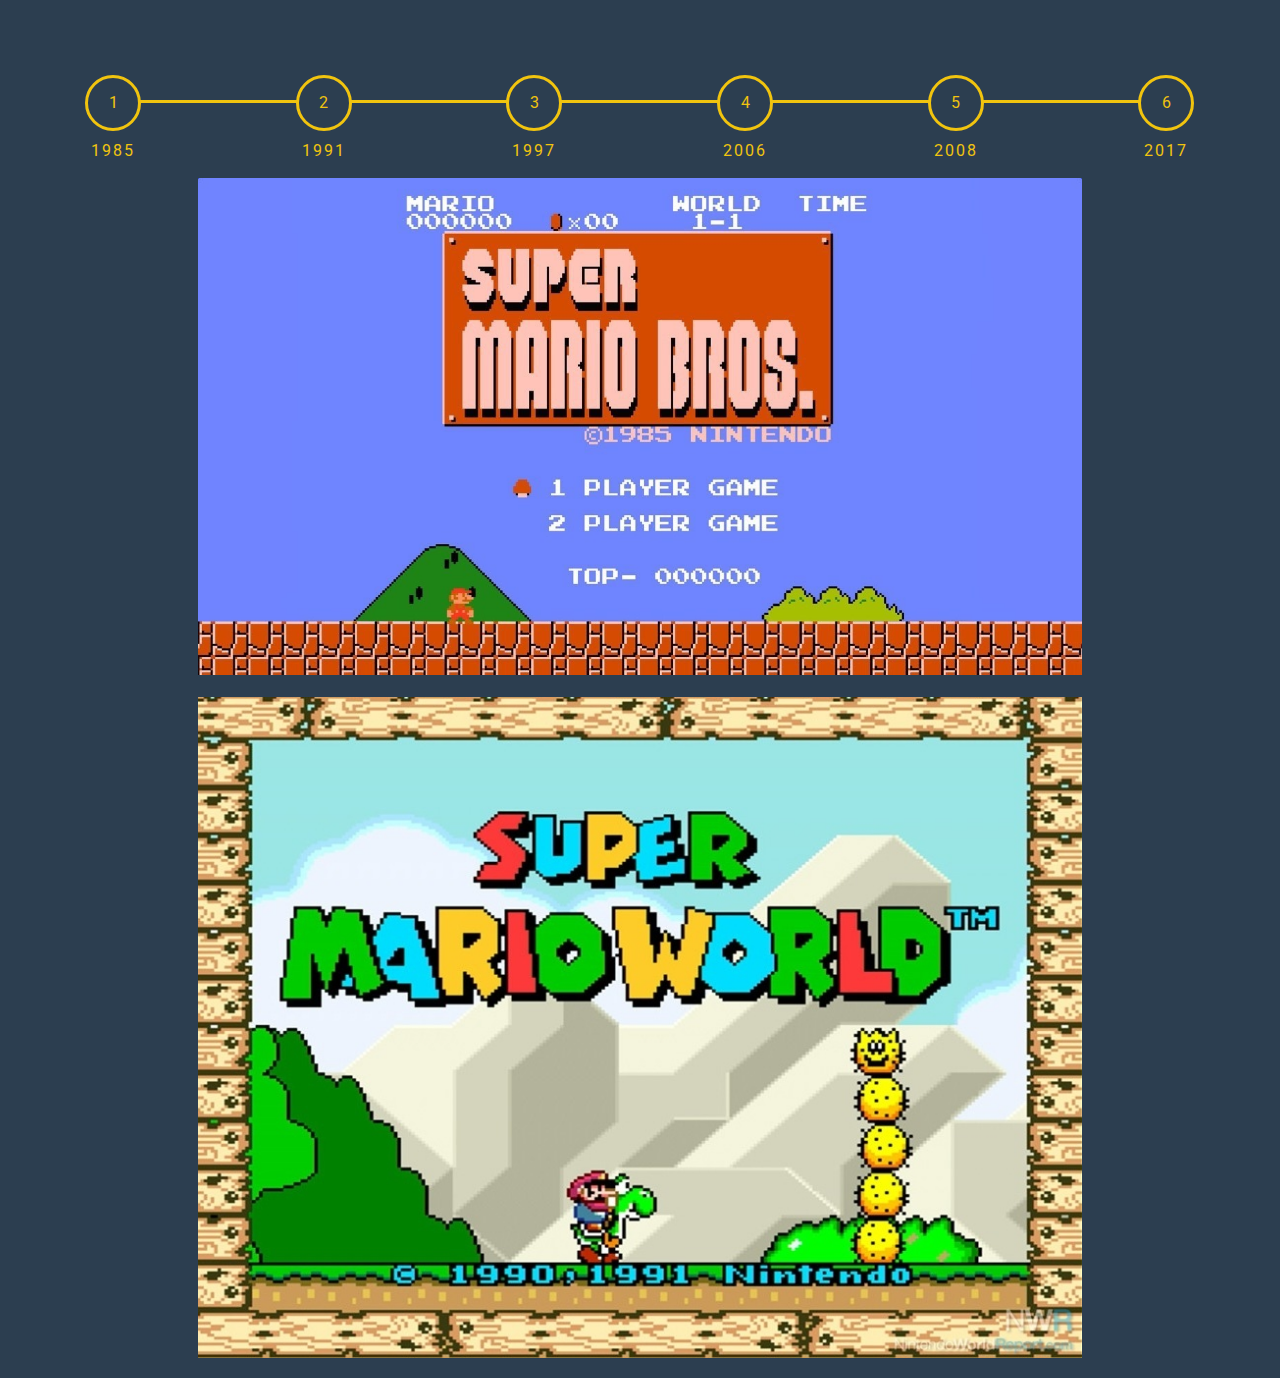
<file: example/timeline.html>
<!DOCTYPE html>
<html lang="en">
<head>
    <meta charset="UTF-8">
    <meta http-equiv="X-UA-Compatible" content="IE=edge">
    <meta name="viewport" content="width=device-width, initial-scale=1.0">
    <title>Document</title>
    <link rel="stylesheet" href="css/style.css">
</head>
<body>
    <ul class="bar">
        <li class="step01 active">1985</li>
        <li class="step02 active">1991</li>
        <li class="step03 active">1997</li>
        <li class="step04 active">2006</li>
        <li class="step05 active">2008</li>
        <li class="step01 active">2017</li>
    </ul>


<!-- timeline -->
    <div class="cont_box">
        <!-- 사진 -->
        <div class="bg_box">
            <img src="images/supermariobros.jpg" class="img01">
            <img src="images/supermarioworld.jpg" alt="" class="img02">
        </div>
        <!-- 목업 -->
        <!-- <div class="mockup1">
            <img src="images/tv1.png" class="">
        </div> -->
        <!-- 설명 -->
        <p class="desc">

        </p>
    </div>

    
        <script src="https://code.jquery.com/jquery-3.2.1.min.js"></script>
        <script>
            $(function() {
                $(".step01").click(function(){
                    $(".img01").fadeIn().css("display","block");
                    $(".img02").fadeOut().css("display","none");
                });
                $(".step02").click(function(){
                    $(".img01").css("display","none");
                    $(".img02").css("display","block");
                });
            });
        </script>
    
</body>
</html>
</file>
<file: example/css/style.css>
@import url(http://fonts.googleapis.com/css?family=Roboto:400,100);

body{
    background:#2c3e50;
    color: #ecf0f1;
    font-family: 'roboto', sans-serif;
}
h1{
    font-weight: 100;
    text-align: center;
    text-transform: uppercase;
    letter-spacing:3px;
}
.bar{
    counter-reset:step;
    margin-top: 75px;
    padding: 0;
    /* counter-increment:step 2017; */
}
.bar li{
    list-style-type: none;
    float:left;
    width: 16.66%;
    position: relative;
    text-align:center;
    letter-spacing:2px;
}
.bar li:before{
    content: counter(step);
    counter-increment: step;
    width: 50px;
    height: 50px;
    line-height: 50px;
    border: 3px solid #ecf0f1;
    display: block;
    text-align:center;
    margin: 0 auto 10px auto;
    border-radius:50%;
    background-color: #2c3e50;
    letter-spacing:0px;
}
.bar li:after{
    content:'';
    position: absolute;
    width:100%;
    height: 3px;
    background-color: #ecf0f1;
    top: 25px;
    left: -50%;
    z-index: -1;
}
.bar li:first-child:after{
    content:none;
}
.bar li.active{
    color:#f1c40f;
}
.bar li.active:before{
    border-color: #f1c40f;

}
.bar li.active + li:after{
   background-color: #f1c40f; 
}




/* images */
.cont_box{
    width:100%;
    height:100%;
}

.bg_box {
    width: 70%;
    margin: 0 auto;
}

.bg_box img{
    margin-top:2%;
    width:100%;
}

.mockup1 img {
    position: absolute;
    width: 25%;
    margin-left: 60%;
    top: 40%;
}
</file>
